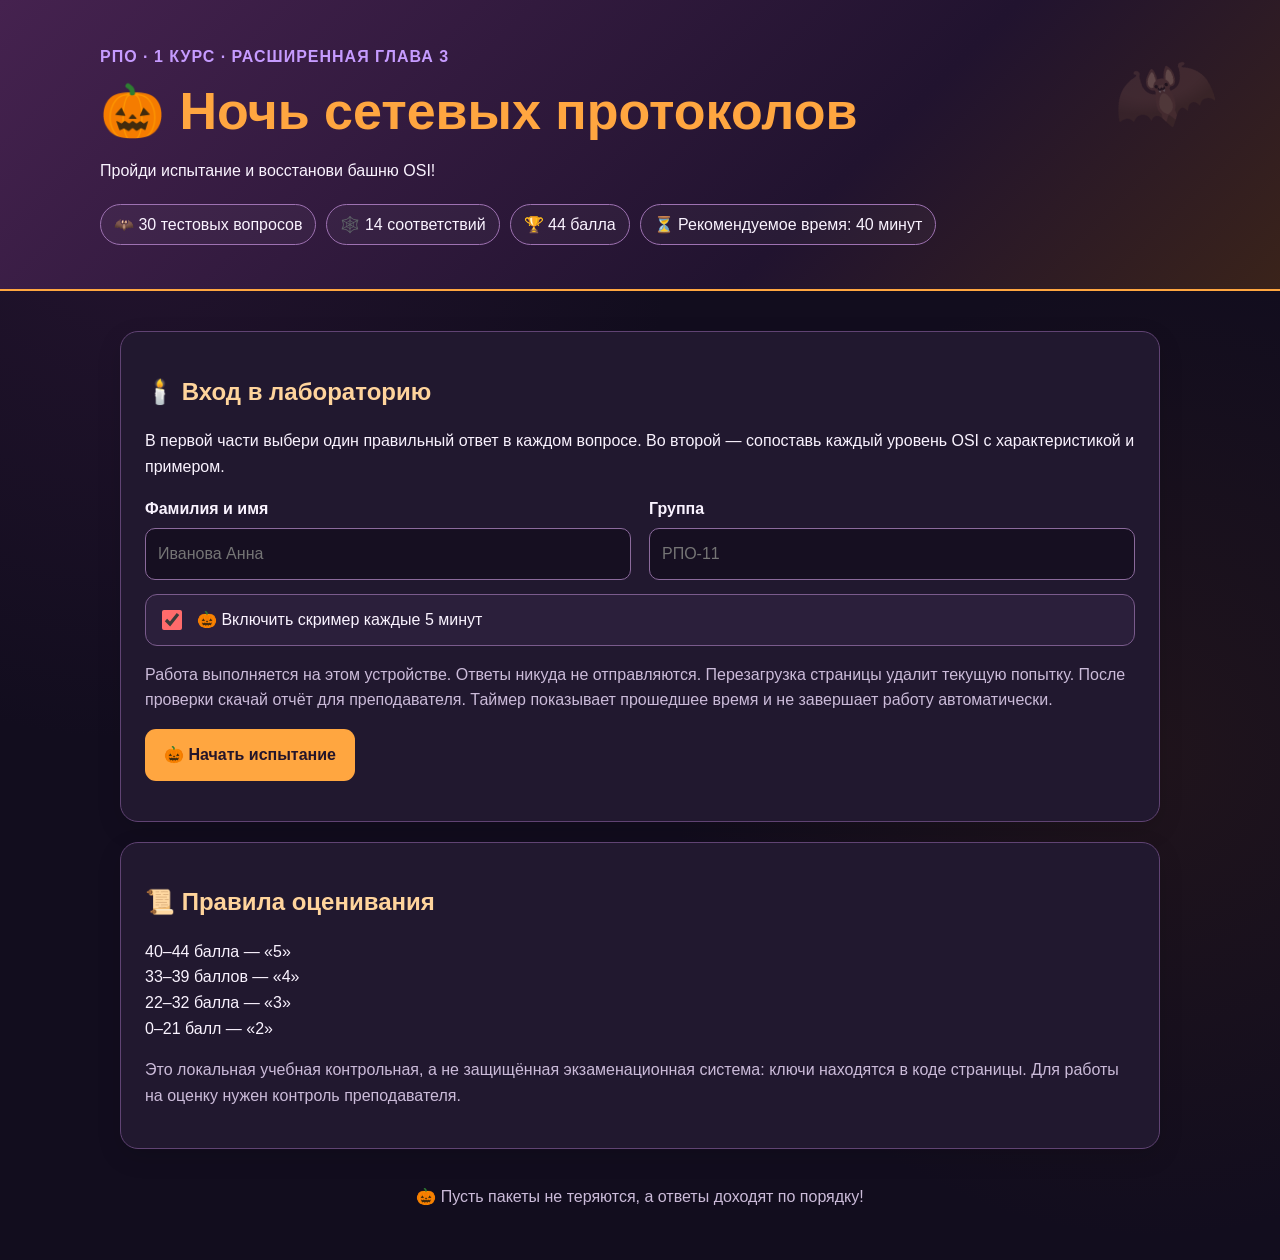
<file: index.html>
<!DOCTYPE html>
<html lang="ru">

<head>
    <meta charset="UTF-8">
    <meta name="viewport" content="width=device-width, initial-scale=1">
    <title>Ночь сетевых протоколов</title>

    <style>
        :root {
            --background: #120d1e;
            --card: #21182f;
            --card-light: #30213f;
            --text: #faf3ff;
            --muted: #cbbbd9;
            --orange: #ffa640;
            --purple: #c69bff;
            --border: #604373;
            --green: #73dfa8;
            --red: #ff9393;
        }

        * {
            box-sizing: border-box;
        }

        body {
            margin: 0;
            background:
                radial-gradient(circle at 10% 15%, #45204e55, transparent 35%),
                radial-gradient(circle at 90% 60%, #56301433, transparent 35%),
                var(--background);
            color: var(--text);
            font-family: Arial, sans-serif;
            line-height: 1.6;
        }

        button,
        input,
        select {
            font: inherit;
        }

        button,
        input,
        select,
        a {
            -webkit-tap-highlight-color: transparent;
        }

        button:focus-visible,
        input:focus-visible,
        select:focus-visible {
            outline: 3px solid var(--purple);
            outline-offset: 4px;
        }

        header {
            position: relative;
            overflow: hidden;
            padding: 44px 20px;
            background: linear-gradient(135deg, #45224f, #21132f 65%, #3a231a);
            border-bottom: 2px solid var(--orange);
        }

        header::after {
            content: "🦇";
            position: absolute;
            right: 5%;
            top: 25px;
            font-size: 85px;
            opacity: 0.25;
            transform: rotate(-15deg);
            pointer-events: none;
        }

        .container {
            width: min(1080px, 100%);
            margin: 0 auto;
        }

        main {
            padding: 20px;
        }

        h1 {
            margin: 10px 0;
            color: var(--orange);
            font-size: clamp(30px, 5vw, 52px);
            line-height: 1.2;
        }

        h2,
        h3,
        legend {
            color: #ffd49c;
        }

        h2 {
            line-height: 1.35;
        }

        .eyebrow {
            color: var(--purple);
            font-weight: bold;
            letter-spacing: 1px;
            text-transform: uppercase;
        }

        .badges {
            display: flex;
            flex-wrap: wrap;
            gap: 10px;
            margin-top: 20px;
        }

        .badge {
            padding: 7px 13px;
            border: 1px solid #9e72b2;
            border-radius: 30px;
            background: #ffffff09;
        }

        .card,
        fieldset {
            margin: 20px 0;
            padding: 24px;
            border: 1px solid var(--border);
            border-radius: 18px;
            background: var(--card);
            box-shadow: 0 8px 24px #00000020;
            min-width: 0;
        }

        fieldset {
            transition: border-color 0.2s;
        }

        legend {
            max-width: 100%;
            padding: 0 8px;
            font-weight: bold;
            font-size: 18px;
            line-height: 1.5;
        }

        .row {
            display: grid;
            grid-template-columns: 1fr 1fr;
            gap: 18px;
        }

        .field-label {
            display: block;
            margin-bottom: 7px;
            font-weight: bold;
        }

        input[type="text"],
        select {
            width: 100%;
            padding: 12px;
            border: 1px solid #8b6a9c;
            border-radius: 10px;
            background: #160f21;
            color: var(--text);
        }

        input:disabled,
        select:disabled {
            opacity: 0.85;
        }

        .option {
            display: flex;
            align-items: flex-start;
            gap: 10px;
            margin: 9px 0;
            padding: 13px;
            border: 2px solid transparent;
            border-radius: 11px;
            background: var(--card-light);
            cursor: pointer;
        }

        .option:hover {
            background: #402a51;
        }

        .option:has(input:checked) {
            border-color: var(--orange);
            background: #493047;
        }

        .option input {
            flex-shrink: 0;
            margin-top: 6px;
            accent-color: var(--orange);
        }

        button {
            padding: 13px 19px;
            border: 0;
            border-radius: 11px;
            background: var(--orange);
            color: #24152a;
            font-weight: bold;
            cursor: pointer;
        }

        button:hover:not(:disabled) {
            filter: brightness(1.08);
        }

        button:disabled {
            opacity: 0.5;
            cursor: default;
        }

        .secondary {
            background: var(--purple);
        }

        .actions {
            display: flex;
            flex-wrap: wrap;
            gap: 12px;
            margin: 18px 0;
        }

        .muted {
            color: var(--muted);
        }

        .notice {
            color: #ffd49c;
        }

        .sticky {
            position: sticky;
            top: 0;
            z-index: 5;
            padding: 14px;
            border: 1px solid var(--border);
            border-radius: 0 0 12px 12px;
            background: #160f24f5;
            backdrop-filter: blur(8px);
        }

        .status-row {
            display: flex;
            justify-content: space-between;
            flex-wrap: wrap;
            gap: 10px;
        }

        progress {
            display: block;
            width: 100%;
            height: 12px;
            margin-top: 10px;
            accent-color: var(--orange);
        }

        .match-row {
            margin: 14px 0;
            padding: 18px;
            border: 1px solid var(--border);
            border-radius: 12px;
            background: #ffffff03;
        }

        .match-title {
            margin: 0 0 12px;
            color: #ffd49c;
            font-weight: bold;
            font-size: 18px;
        }

        .match-fields {
            display: grid;
            grid-template-columns: 1fr 1fr;
            gap: 14px;
        }

        .correct {
            border: 2px solid var(--green);
        }

        .incorrect {
            border: 2px solid var(--red);
        }

        .feedback {
            margin-top: 14px;
            padding: 13px;
            border-radius: 10px;
            background: #121722;
            color: #e2edff;
        }

        .feedback p {
            margin: 5px 0;
        }

        .result-score {
            color: var(--orange);
            font-size: clamp(30px, 6vw, 48px);
            font-weight: bold;
            line-height: 1.2;
        }

        .result-grid {
            display: grid;
            grid-template-columns: repeat(3, 1fr);
            gap: 12px;
            margin-top: 18px;
        }

        .result-stat {
            padding: 16px;
            border-radius: 12px;
            background: var(--card-light);
        }

        .result-stat span {
            display: block;
            color: var(--muted);
            font-size: 14px;
        }

        .result-stat b {
            font-size: 22px;
        }

        #result {
            scroll-margin-top: 110px;
        }

        [hidden] {
            display: none !important;
        }

        footer {
            padding: 15px 0 30px;
            color: var(--muted);
            text-align: center;
        }

        #scream {
            position: fixed;
            inset: 0;
            z-index: 9999;
            display: grid;
            place-items: center;
            background: #000;
            color: #ff2d2d;
            font-size: clamp(38px, 9vw, 120px);
            font-weight: 900;
            text-align: center;
            text-shadow: 0 0 35px #ff0000;
            animation: shake 0.12s infinite;
        }

        #scream small {
            display: block;
            margin-top: 12px;
            color: #ff9c9c;
            font-size: clamp(14px, 2.5vw, 22px);
        }

        @keyframes shake {
            0% {
                transform: translate(0, 0);
            }

            25% {
                transform: translate(-8px, 5px);
            }

            50% {
                transform: translate(7px, -6px);
            }

            75% {
                transform: translate(-5px, -4px);
            }

            100% {
                transform: translate(6px, 4px);
            }
        }

        .scream-toggle {
            display: flex;
            align-items: center;
            gap: 12px;
            margin: 14px 0;
            padding: 12px;
            border: 1px solid #7a5b8c;
            border-radius: 12px;
            background: #2b1f3b;
        }

        .scream-toggle input {
            width: 20px;
            height: 20px;
            accent-color: #ff6b6b;
        }

        @media (max-width: 650px) {
            main {
                padding: 12px;
            }

            .row,
            .match-fields,
            .result-grid {
                grid-template-columns: 1fr;
            }

            .card,
            fieldset {
                padding: 17px;
            }

            legend {
                font-size: 16px;
            }

            header::after {
                font-size: 60px;
            }
        }

        @media print {
            body {
                background: white;
                color: black;
                font-size: 11pt;
            }

            header {
                padding: 10px 0;
                border-bottom: 1px solid black;
                background: white;
            }

            header::after,
            .sticky,
            button,
            .no-print,
            #scream,
            footer {
                display: none !important;
            }

            h1,
            h2,
            h3,
            legend,
            .match-title,
            .result-score,
            .muted,
            .eyebrow {
                color: black;
            }

            .card,
            fieldset,
            .match-row,
            .result-stat {
                background: white;
                color: black;
                box-shadow: none;
                break-inside: avoid;
            }

            .option,
            .feedback {
                background: white;
                color: black;
            }

            input,
            select {
                background: white !important;
                color: black !important;
            }

            main {
                padding: 0;
            }
        }

    </style>
</head>

<body>
    <header>
        <div class="container">
            <div class="eyebrow">РПО · 1 курс · расширенная глава 3</div>
            <h1>🎃 Ночь сетевых протоколов</h1>
            <p>Пройди испытание и восстанови башню OSI!</p>

            <div class="badges">
                <span class="badge">🦇 30 тестовых вопросов</span>
                <span class="badge">🕸️ 14 соответствий</span>
                <span class="badge">🏆 44 балла</span>
                <span class="badge">⏳ Рекомендуемое время: 40 минут</span>
            </div>
        </div>
    </header>

    <main class="container">
        <section class="card" id="intro">
            <h2>🕯️ Вход в лабораторию</h2>

            <p>
                В первой части выбери один правильный ответ в каждом вопросе.
                Во второй — сопоставь каждый уровень OSI с характеристикой
                и примером.
            </p>

            <div class="row">
                <div>
                    <label class="field-label" for="studentName">Фамилия и имя</label>
                    <input type="text" id="studentName" maxlength="100" autocomplete="off" placeholder="Иванова Анна">
                </div>

                <div>
                    <label class="field-label" for="studentGroup">Группа</label>
                    <input type="text" id="studentGroup" maxlength="40" autocomplete="off" placeholder="РПО-11">
                </div>
            </div>

            <div class="scream-toggle">
                <input type="checkbox" id="screamEnabled" checked>
                <label for="screamEnabled">
                    🎃 Включить скример каждые 5 минут
                </label>
            </div>

            <p class="muted">
                Работа выполняется на этом устройстве. Ответы никуда не отправляются.
                Перезагрузка страницы удалит текущую попытку.
                После проверки скачай отчёт для преподавателя.
                Таймер показывает прошедшее время и не завершает работу автоматически.
            </p>

            <button type="button" id="startButton">🎃 Начать испытание</button>
            <p id="introNotice" class="notice" role="alert"></p>
        </section>

        <div id="work" hidden>
            <div class="sticky">
                <div class="status-row">
                    <span id="progressText" aria-live="polite">
                        Заполнено: 0 / 44
                    </span>
                    <span id="timerText">⏳ 00:00</span>
                </div>

                <progress id="progressBar" max="44" value="0" aria-label="Прогресс выполнения"></progress>
            </div>

            <h2>🦇 Часть 1. Протоколы в темноте</h2>
            <p class="muted">30 вопросов. За каждый правильный ответ — 1 балл.</p>

            <form id="quizForm"></form>

            <section class="card">
                <h2>🕸️ Часть 2. Собери башню OSI</h2>

                <p>
                    Для каждого уровня выбери характеристику и пример.
                    В каждом столбце каждый вариант используется один раз.
                    За каждое верное соответствие начисляется 1 балл:
                    всего 14 баллов.
                </p>

                <p class="muted">
                    Примеры иллюстрируют функции уровней в учебной модели.
                    Реальные технологии не всегда укладываются строго в один уровень.
                </p>

                <div id="matchingContainer"></div>
                <p id="matchingNotice" class="notice" aria-live="polite"></p>
            </section>

            <div class="actions">
                <button type="button" id="finishButton">
                    👻 Завершить и проверить
                </button>
            </div>
        </div>

        <section class="card" id="result" hidden aria-live="polite">
            <h2>🎃 Результат испытания</h2>

            <p id="resultStudent"></p>
            <div class="result-score" id="resultScore"></div>
            <p id="resultMessage"></p>

            <div class="result-grid">
                <div class="result-stat">
                    <span>Тест</span>
                    <b id="testScore"></b>
                </div>

                <div class="result-stat">
                    <span>Соответствия</span>
                    <b id="matchingScore"></b>
                </div>

                <div class="result-stat">
                    <span>Время</span>
                    <b id="resultTime"></b>
                </div>
            </div>

            <div class="actions">
                <button type="button" id="downloadButton">📄 Скачать отчёт</button>
                <button type="button" id="printButton" class="secondary">
                    🖨️ Печать / PDF
                </button>
                <button type="button" id="restartButton" class="secondary">
                    🔄 Новая попытка
                </button>
            </div>

            <p class="muted">
                Ниже и выше на странице теперь показаны правильные ответы.
                Отчёт не отправляется преподавателю автоматически.
            </p>
        </section>

        <section class="card">
            <h2>📜 Правила оценивания</h2>

            <p>
                40–44 балла — «5»<br>
                33–39 баллов — «4»<br>
                22–32 балла — «3»<br>
                0–21 балл — «2»
            </p>

            <p class="muted no-print">
                Это локальная учебная контрольная, а не защищённая экзаменационная
                система: ключи находятся в коде страницы. Для работы на оценку
                нужен контроль преподавателя.
            </p>
        </section>

        <footer>🎃 Пусть пакеты не теряются, а ответы доходят по порядку!</footer>
    </main>

    <div id="scream" hidden role="alert">
        <span>SIKS SEVEN</span>
        <small>Пакет потерялся в тёмном лесу…</small>
    </div>

    <script>
        "use strict";

        const questions = [{
                text: "Что такое сетевой протокол?",
                options: [
                    "Набор правил обмена данными",
                    "Тип сетевого кабеля",
                    "Название компьютера",
                    "Размер передаваемого файла"
                ],
                correct: 0,
                explanation: "Протокол определяет правила взаимодействия устройств и программ."
            },
            {
                text: "Сколько уровней включает модель OSI?",
                options: ["4", "5", "7", "8"],
                correct: 2,
                explanation: "В модели OSI семь уровней."
            },
            {
                text: "Сколько уровней в классической модели TCP/IP?",
                options: ["7", "4", "6", "2"],
                correct: 1,
                explanation: "В этой работе используется классическая четырёхуровневая модель TCP/IP."
            },
            {
                text: "Какой уровень OSI отвечает за передачу битов в виде сигналов?",
                options: [
                    "Сетевой",
                    "Прикладной",
                    "Транспортный",
                    "Физический"
                ],
                correct: 3,
                explanation: "Физический уровень связан с сигналами и средой передачи."
            },
            {
                text: "С каким уровнем связаны кадры и MAC-адреса?",
                options: [
                    "Канальный",
                    "Сеансовый",
                    "Транспортный",
                    "Представления"
                ],
                correct: 0,
                explanation: "Кадры и MAC-адреса относятся к канальному уровню."
            },
            {
                text: "На каком уровне работают IP-адресация и маршрутизация?",
                options: [
                    "Физическом",
                    "Сетевом",
                    "Канальном",
                    "Сеансовом"
                ],
                correct: 1,
                explanation: "Сетевой уровень отвечает за IP-адресацию и передачу пакетов между сетями."
            },
            {
                text: "К какому уровню OSI относятся TCP и UDP?",
                options: [
                    "Канальному",
                    "Прикладному",
                    "Транспортному",
                    "Физическому"
                ],
                correct: 2,
                explanation: "TCP и UDP — транспортные протоколы."
            },
            {
                text: "Что TCP предоставляет приложению?",
                options: [
                    "Только изображения",
                    "Только отдельные датаграммы",
                    "Всегда зашифрованный текст",
                    "Надёжный упорядоченный поток байтов"
                ],
                correct: 3,
                explanation: "TCP восстанавливает порядок данных и повторяет потерянные данные. " +
                    "При неисправимом сбое соединение может завершиться ошибкой."
            },
            {
                text: "Чего UDP сам по себе не гарантирует?",
                options: [
                    "Доставки и порядка датаграмм",
                    "Наличия заголовка",
                    "Возможности отправки данных",
                    "Использования номеров портов"
                ],
                correct: 0,
                explanation: "UDP не предоставляет встроенных гарантий доставки и порядка."
            },
            {
                text: "Как выглядит трёхэтапное рукопожатие TCP?",
                options: [
                    "FIN → SYN → DNS",
                    "SYN → SYN-ACK → ACK",
                    "ACK → FIN → IP",
                    "HTTP → DNS → ACK"
                ],
                correct: 1,
                explanation: "Обычное установление TCP-соединения: SYN, SYN-ACK, ACK."
            },
            {
                text: "Какой протокол имеет встроенные механизмы повторной передачи потерянных данных?",
                options: [
                    "Обычный UDP",
                    "IP",
                    "TCP",
                    "DNS вместо транспортного протокола"
                ],
                correct: 2,
                explanation: "TCP использует подтверждения и повторные передачи."
            },
            {
                text: "Шифрует ли TCP сам по себе передаваемые данные?",
                options: [
                    "Да, всегда",
                    "Только на порту 80",
                    "Только при передаче файлов",
                    "Нет"
                ],
                correct: 3,
                explanation: "Надёжность TCP не означает шифрование. Защиту канала может обеспечивать TLS."
            },
            {
                text: "Что такое инкапсуляция?",
                options: [
                    "Добавление служебной информации при прохождении уровней",
                    "Удаление всех файлов",
                    "Замена DNS-сервера",
                    "Только сжатие данных"
                ],
                correct: 0,
                explanation: "Уровни добавляют заголовки, а некоторые также завершающую часть."
            },
            {
                text: "Выберите порядок упаковки данных в учебном примере с TCP.",
                options: [
                    "Кадр → данные → пакет → сегмент",
                    "Данные → TCP-сегмент → IP-пакет → кадр",
                    "Пакет → кадр → данные → сегмент",
                    "Сегмент → кадр → пакет → данные"
                ],
                correct: 1,
                explanation: "У получателя происходит обратный процесс — декапсуляция."
            },
            {
                text: "Как называется единица данных UDP?",
                options: ["Лист", "Страница", "Датаграмма", "Сеанс"],
                correct: 2,
                explanation: "UDP передаёт датаграммы."
            },
            {
                text: "Как называется единица данных канального уровня?",
                options: ["TCP-поток", "URL", "Порт", "Кадр"],
                correct: 3,
                explanation: "На канальном уровне передаются кадры."
            },
            {
                text: "Для чего нужен номер порта?",
                options: [
                    "Для различения сетевых служб и приложений",
                    "Для измерения длины кабеля",
                    "Для замены IP-адреса",
                    "Для хранения пароля"
                ],
                correct: 0,
                explanation: "Номер порта помогает направить данные соответствующей службе."
            },
            {
                text: "Что адресует IP-адрес?",
                options: [
                    "Только веб-страницу",
                    "Сетевой интерфейс в IP-сети",
                    "Только файл",
                    "Только пользователя"
                ],
                correct: 1,
                explanation: "IP-адрес используется для адресации сетевого интерфейса в IP-сети."
            },
            {
                text: "Как в учебном примере можно описать сетевую конечную точку?",
                options: [
                    "Только фамилией пользователя",
                    "Только именем сайта",
                    "Транспортным протоколом, IP-адресом и портом",
                    "Только MAC-адресом"
                ],
                correct: 2,
                explanation: "Для рассматриваемого IP-взаимодействия указывают протокол, адрес и порт."
            },
            {
                text: "Что DNS помогает сделать в изученном примере?",
                options: [
                    "Сжать картинку",
                    "Отправить письмо",
                    "Зашифровать диск",
                    "Найти IP-адрес по доменному имени"
                ],
                correct: 3,
                explanation: "Разрешение имени в IP-адрес — одна из основных задач DNS."
            },
            {
                text: "Какой порт обычно используется для HTTP?",
                options: ["80", "22", "53", "993"],
                correct: 0,
                explanation: "Типичный порт HTTP — 80."
            },
            {
                text: "Какой порт обычно используется для HTTPS?",
                options: ["110", "443", "21", "25"],
                correct: 1,
                explanation: "Типичный порт HTTPS — 443."
            },
            {
                text: "Какой порт обычно используется для SSH?",
                options: ["443", "143", "22", "80"],
                correct: 2,
                explanation: "SSH обычно использует TCP-порт 22."
            },
            {
                text: "Какой порт обычно используется для DNS?",
                options: ["21", "110", "587", "53"],
                correct: 3,
                explanation: "Обычный порт DNS — 53."
            },
            {
                text: "Для чего используется SMTP?",
                options: [
                    "Для отправки и пересылки почты",
                    "Для синхронизации почтовых папок",
                    "Для разрешения доменных имён",
                    "Для удалённой оболочки"
                ],
                correct: 0,
                explanation: "SMTP используется для отправки писем и передачи между почтовыми серверами."
            },
            {
                text: "Какую возможность предоставляет IMAP?",
                options: [
                    "Определять маршрут IP-пакета",
                    "Синхронизировать почтовые папки между устройствами",
                    "Заменять IP-адрес",
                    "Передавать радиосигналы"
                ],
                correct: 1,
                explanation: "IMAP позволяет работать с почтой на сервере и синхронизировать изменения."
            },
            {
                text: "Для чего предназначен POP3?",
                options: [
                    "Для удалённого управления",
                    "Для шифрования кабеля",
                    "Для получения почты",
                    "Для передачи Ethernet-кадров"
                ],
                correct: 2,
                explanation: "POP3 используется для получения писем почтовым клиентом."
            },
            {
                text: "Что обеспечивает защиту канала HTTPS?",
                options: [
                    "Один лишь номер порта 443",
                    "Один лишь IP-адрес",
                    "Формат JPEG",
                    "TLS"
                ],
                correct: 3,
                explanation: "TLS защищает передаваемые данные. HTTPS не гарантирует честность владельца сайта."
            },
            {
                text: "Поверх какого протокола работает SFTP?",
                options: ["SSH", "POP3", "SMTP", "Обычного FTP"],
                correct: 0,
                explanation: "SFTP работает поверх SSH и не является просто зашифрованным вариантом FTP."
            },
            {
                text: "Какие транспортные протоколы может использовать обычный DNS?",
                options: [
                    "Только UDP",
                    "UDP и TCP",
                    "Только TCP",
                    "Только Bluetooth"
                ],
                correct: 1,
                explanation: "DNS поддерживает и UDP, и TCP."
            }
        ];

        const levels = [{
                name: "Физический",
                characteristic: "Передача битов в виде сигналов",
                example: "Световые импульсы в оптоволокне"
            },
            {
                name: "Канальный",
                characteristic: "Передача кадров и управление доступом к среде",
                example: "Ethernet-кадр с MAC-адресами"
            },
            {
                name: "Сетевой",
                characteristic: "IP-адресация и маршрутизация пакетов",
                example: "IP-пакет проходит через маршрутизатор"
            },
            {
                name: "Транспортный",
                characteristic: "Передача данных между приложениями",
                example: "Передача TCP-потока или UDP-датаграммы"
            },
            {
                name: "Сеансовый",
                characteristic: "Управление сеансами и синхронизация диалога",
                example: "Организация сеанса с контрольными точками восстановления"
            },
            {
                name: "Представления",
                characteristic: "Преобразование форматов и кодировок данных",
                example: "Преобразование текста между кодировками"
            },
            {
                name: "Прикладной",
                characteristic: "Предоставление сетевых служб приложениям",
                example: "HTTP-запрос или DNS-запрос"
            }
        ];

        const letters = ["А", "Б", "В", "Г"];
        const screamInterval = 5 * 60 * 1000;

        const $ = (id) => document.getElementById(id);

        let startedAt = null;
        let finished = false;
        let timerId = null;
        let screamTimerId = null;
        let reportText = "";

        const maxScore = questions.length + levels.length * 2;

        function shuffle(array) {
            const result = [...array];

            for (let i = result.length - 1; i > 0; i--) {
                const j = Math.floor(Math.random() * (i + 1));
                [result[i], result[j]] = [result[j], result[i]];
            }

            return result;
        }

        function createTextElement(tag, text, className = "") {
            const element = document.createElement(tag);
            element.textContent = text;

            if (className) {
                element.className = className;
            }

            return element;
        }

        function renderQuestions() {
            questions.forEach((question, questionIndex) => {
                const fieldset = document.createElement("fieldset");
                fieldset.id = `question-${questionIndex}`;

                const legend = createTextElement(
                    "legend",
                    `${questionIndex + 1}. ${question.text}`
                );

                fieldset.appendChild(legend);

                question.options.forEach((option, optionIndex) => {
                    const label = document.createElement("label");
                    label.className = "option";

                    const input = document.createElement("input");
                    input.type = "radio";
                    input.name = `question-${questionIndex}`;
                    input.value = String(optionIndex);

                    const text = createTextElement(
                        "span",
                        `${letters[optionIndex]}) ${option}`
                    );

                    label.append(input, text);
                    fieldset.appendChild(label);
                });

                $("quizForm").appendChild(fieldset);
            });
        }

        function createMatchingSelect(id, title, property, order) {
            const label = document.createElement("label");

            const caption = createTextElement("span", title, "field-label");
            label.appendChild(caption);

            const select = document.createElement("select");
            select.id = id;

            const placeholder = document.createElement("option");
            placeholder.value = "";
            placeholder.textContent = "Выбери вариант…";
            select.appendChild(placeholder);

            order.forEach((index) => {
                const option = document.createElement("option");
                option.value = String(index);
                option.textContent = levels[index][property];
                select.appendChild(option);
            });

            label.appendChild(select);

            return label;
        }

        function renderMatching() {
            const indices = levels.map((_, index) => index);
            const characteristicOrder = shuffle(indices);
            const exampleOrder = shuffle(indices);

            levels.forEach((level, index) => {
                const row = document.createElement("div");
                row.className = "match-row";
                row.id = `match-${index}`;

                const heading = createTextElement(
                    "h3",
                    `${index + 1}. ${level.name}`,
                    "match-title"
                );

                const fields = document.createElement("div");
                fields.className = "match-fields";

                const characteristicSelect = createMatchingSelect(
                    `characteristic-${index}`,
                    `Характеристика уровня «${level.name}»`,
                    "characteristic",
                    characteristicOrder
                );

                const exampleSelect = createMatchingSelect(
                    `example-${index}`,
                    `Пример для уровня «${level.name}»`,
                    "example",
                    exampleOrder
                );

                fields.append(characteristicSelect, exampleSelect);
                row.append(heading, fields);
                $("matchingContainer").appendChild(row);
            });
        }

        function getTestAnswers() {
            return questions.map((_, index) => {
                const selected = document.querySelector(
                    `input[name="question-${index}"]:checked`
                );

                return selected ? Number(selected.value) : null;
            });
        }

        function getMatchingAnswers() {
            return levels.map((_, index) => {
                const characteristic = $(`characteristic-${index}`).value;
                const example = $(`example-${index}`).value;

                return {
                    characteristic: characteristic === "" ? null : Number(characteristic),
                    example: example === "" ? null : Number(example)
                };
            });
        }

        function getElapsedTime() {
            if (startedAt === null) {
                return "00:00";
            }

            const seconds = Math.floor((Date.now() - startedAt) / 1000);
            const minutes = Math.floor(seconds / 60);
            const remainder = seconds % 60;

            return (
                String(minutes).padStart(2, "0") +
                ":" +
                String(remainder).padStart(2, "0")
            );
        }

        function getAnsweredCount() {
            const testCount = getTestAnswers().filter(
                (answer) => answer !== null
            ).length;

            const matchingCount = getMatchingAnswers().reduce(
                (count, answer) =>
                count +
                Number(answer.characteristic !== null) +
                Number(answer.example !== null),
                0
            );

            return testCount + matchingCount;
        }

        function updateProgress() {
            const answered = getAnsweredCount();

            $("progressBar").max = maxScore;
            $("progressBar").value = answered;
            $("progressText").textContent =
                `🎃 Заполнено: ${answered} / ${maxScore}`;

            $("timerText").textContent = `⏳ ${getElapsedTime()}`;
        }

        function hasDuplicates(values) {
            const chosen = values.filter((value) => value !== null);
            return new Set(chosen).size !== chosen.length;
        }

        function updateMatchingNotice() {
            const answers = getMatchingAnswers();

            const repeatedCharacteristics = hasDuplicates(
                answers.map((answer) => answer.characteristic)
            );

            const repeatedExamples = hasDuplicates(
                answers.map((answer) => answer.example)
            );

            const messages = [];

            if (repeatedCharacteristics) {
                messages.push("Одна характеристика выбрана несколько раз.");
            }

            if (repeatedExamples) {
                messages.push("Один пример выбран несколько раз.");
            }

            $("matchingNotice").textContent = messages.length ?
                `${messages.join(" ")} Проверь соответствия.` :
                "";
        }

        function playScream() {
            const scream = $("scream");
            scream.hidden = false;

            try {
                const AudioContextClass =
                    window.AudioContext || window.webkitAudioContext;

                const audioContext = new AudioContextClass();
                const oscillator = audioContext.createOscillator();
                const gain = audioContext.createGain();

                oscillator.type = "sawtooth";
                oscillator.frequency.setValueAtTime(900, audioContext.currentTime);
                oscillator.frequency.exponentialRampToValueAtTime(
                    120,
                    audioContext.currentTime + 0.55
                );

                gain.gain.setValueAtTime(0.25, audioContext.currentTime);
                gain.gain.exponentialRampToValueAtTime(
                    0.001,
                    audioContext.currentTime + 0.65
                );

                oscillator.connect(gain);
                gain.connect(audioContext.destination);

                oscillator.start();
                oscillator.stop(audioContext.currentTime + 0.65);
            } catch (error) {
                console.warn("Звук недоступен:", error);
            }

            window.setTimeout(() => {
                scream.hidden = true;
            }, 900);
        }

        function scheduleScream() {
            window.clearTimeout(screamTimerId);

            if (!$("screamEnabled").checked || finished) {
                return;
            }

            screamTimerId = window.setTimeout(() => {
                if ($("screamEnabled").checked && !finished) {
                    playScream();
                }

                scheduleScream();
            }, screamInterval);
        }

        function startWork() {
            const name = $("studentName").value.trim();
            const group = $("studentGroup").value.trim();

            if (!name || !group) {
                $("introNotice").textContent = "Введи фамилию, имя и группу.";
                (!name ? $("studentName") : $("studentGroup")).focus();
                return;
            }

            startedAt = Date.now();

            $("studentName").disabled = true;
            $("studentGroup").disabled = true;
            $("startButton").hidden = true;
            $("introNotice").textContent = "Испытание началось. Удачи!";
            $("work").hidden = false;

            updateProgress();
            scheduleScream();

            timerId = window.setInterval(updateProgress, 1000);

            $("work").scrollIntoView({
                behavior: "smooth",
                block: "start"
            });
        }

        function calculateGrade(score) {
            if (score >= 40) return 5;
            if (score >= 33) return 4;
            if (score >= 22) return 3;
            return 2;
        }

        function getGradeMessage(grade) {
            const messages = {
                5: "🏆 Отлично! Ты справился с испытанием сетевых протоколов.",
                4: "🦇 Хорошая работа! Повтори отмеченные ошибки.",
                3: "🕯️ Основы освоены, но некоторые темы нужно закрепить.",
                2: "📚 Повтори главу и разбери пояснения перед новой попыткой."
            };

            return messages[grade];
        }

        function finishWork() {
            if (finished || startedAt === null) {
                return;
            }

            const missing = maxScore - getAnsweredCount();

            const confirmation = missing > 0 ?
                `Без ответа осталось ${missing} пунктов. Завершить работу?` :
                "Завершить работу и показать результат?";

            if (!window.confirm(confirmation)) {
                return;
            }

            finished = true;

            window.clearInterval(timerId);
            window.clearTimeout(screamTimerId);

            const testAnswers = getTestAnswers();
            const matchingAnswers = getMatchingAnswers();
            const elapsed = getElapsedTime();

            let testScore = 0;
            let matchingScore = 0;

            const answerReport = [];

            questions.forEach((question, index) => {
                const selected = testAnswers[index];
                const correct = selected === question.correct;

                if (correct) {
                    testScore++;
                }

                const fieldset = $(`question-${index}`);
                fieldset.classList.add(correct ? "correct" : "incorrect");

                const feedback = document.createElement("div");
                feedback.className = "feedback";

                feedback.append(
                    createTextElement(
                        "p",
                        correct ? "✓ Верно" : "✗ Неверно или ответ не выбран"
                    ),
                    createTextElement(
                        "p",
                        `Правильный ответ: ${question.options[question.correct]}`
                    ),
                    createTextElement("p", question.explanation)
                );

                fieldset.appendChild(feedback);

                answerReport.push(
                    "",
                    `${index + 1}. ${question.text}`,
                    `Ваш ответ: ${
            selected === null
              ? "Не выбран"
              : question.options[selected]
          }`,
                    `Правильный ответ: ${question.options[question.correct]}`,
                    `Баллы: ${correct ? 1 : 0}/1`,
                    question.explanation
                );
            });

            answerReport.push("", "ЧАСТЬ 2. СООТВЕТСТВИЯ OSI");

            levels.forEach((level, index) => {
                const answer = matchingAnswers[index];

                const characteristicCorrect = answer.characteristic === index;
                const exampleCorrect = answer.example === index;

                const rowScore =
                    Number(characteristicCorrect) + Number(exampleCorrect);

                matchingScore += rowScore;

                const row = $(`match-${index}`);

                row.classList.add(
                    rowScore === 2 ? "correct" : "incorrect"
                );

                const feedback = document.createElement("div");
                feedback.className = "feedback";

                feedback.append(
                    createTextElement(
                        "p",
                        `Характеристика: ${characteristicCorrect ? "✓" : "✗"}. ` +
                        `Пример: ${exampleCorrect ? "✓" : "✗"}. ` +
                        `Баллы: ${rowScore}/2.`
                    ),
                    createTextElement(
                        "p",
                        `Правильная характеристика: ${level.characteristic}`
                    ),
                    createTextElement(
                        "p",
                        `Правильный пример: ${level.example}`
                    )
                );

                row.appendChild(feedback);

                answerReport.push(
                    "",
                    `${index + 1}. ${level.name}`,
                    `Выбранная характеристика: ${
            answer.characteristic === null
              ? "Не выбрана"
              : levels[answer.characteristic].characteristic
          }`,
                    `Выбранный пример: ${
            answer.example === null
              ? "Не выбран"
              : levels[answer.example].example
          }`,
                    `Правильная характеристика: ${level.characteristic}`,
                    `Правильный пример: ${level.example}`,
                    `Баллы: ${rowScore}/2`
                );
            });

            const totalScore = testScore + matchingScore;
            const grade = calculateGrade(totalScore);

            $("resultStudent").textContent =
                `${$("studentName").value.trim()} · ` +
                $("studentGroup").value.trim();

            $("resultScore").textContent =
                `${totalScore} / ${maxScore} · оценка ${grade}`;

            $("resultMessage").textContent = getGradeMessage(grade);
            $("testScore").textContent = `${testScore} / 30`;
            $("matchingScore").textContent = `${matchingScore} / 14`;
            $("resultTime").textContent = elapsed;

            reportText = [
                "КОНТРОЛЬНАЯ РАБОТА",
                "Ночь сетевых протоколов — расширенная глава 3",
                "",
                `ФИО: ${$("studentName").value.trim()}`,
                `Группа: ${$("studentGroup").value.trim()}`,
                `Дата: ${new Date().toLocaleString("ru-RU")}`,
                `Время выполнения: ${elapsed}`,
                "",
                `Тест: ${testScore}/30`,
                `Соответствия: ${matchingScore}/14`,
                `Итого: ${totalScore}/${maxScore}`,
                `Оценка: ${grade}`,
                "",
                "ЧАСТЬ 1. ТЕСТ",
                ...answerReport
            ].join("\n");

            document.querySelectorAll(
                '#quizForm input, #matchingContainer select'
            ).forEach((element) => {
                element.disabled = true;
            });

            $("finishButton").disabled = true;
            $("matchingNotice").textContent = "";
            $("result").hidden = false;

            $("result").scrollIntoView({
                behavior: "smooth",
                block: "start"
            });
        }

        function downloadReport() {
            if (!finished) {
                return;
            }

            const blob = new Blob(
                ["\uFEFF", reportText], {
                    type: "text/plain;charset=utf-8"
                }
            );

            const url = URL.createObjectURL(blob);
            const link = document.createElement("a");

            link.href = url;
            link.download = "Результат_контрольной_сетевые_протоколы.txt";

            document.body.appendChild(link);
            link.click();
            link.remove();

            window.setTimeout(() => URL.revokeObjectURL(url), 1000);
        }

        function restartWork() {
            const confirmed = window.confirm(
                "Перед новой попыткой сохрани отчёт. Начать заново?"
            );

            if (confirmed) {
                window.location.reload();
            }
        }

        $("quizForm").addEventListener("submit", (event) => {
            event.preventDefault();
        });

        $("startButton").addEventListener("click", startWork);
        $("finishButton").addEventListener("click", finishWork);
        $("downloadButton").addEventListener("click", downloadReport);
        $("printButton").addEventListener("click", () => window.print());
        $("restartButton").addEventListener("click", restartWork);

        $("work").addEventListener("change", () => {
            if (startedAt !== null && !finished) {
                updateProgress();
                updateMatchingNotice();
            }
        });

        window.addEventListener("beforeunload", (event) => {
            if (startedAt !== null && !finished) {
                event.preventDefault();
                event.returnValue = "";
            }
        });

        renderQuestions();
        renderMatching();

    </script>
</body>

</html>
</file>
